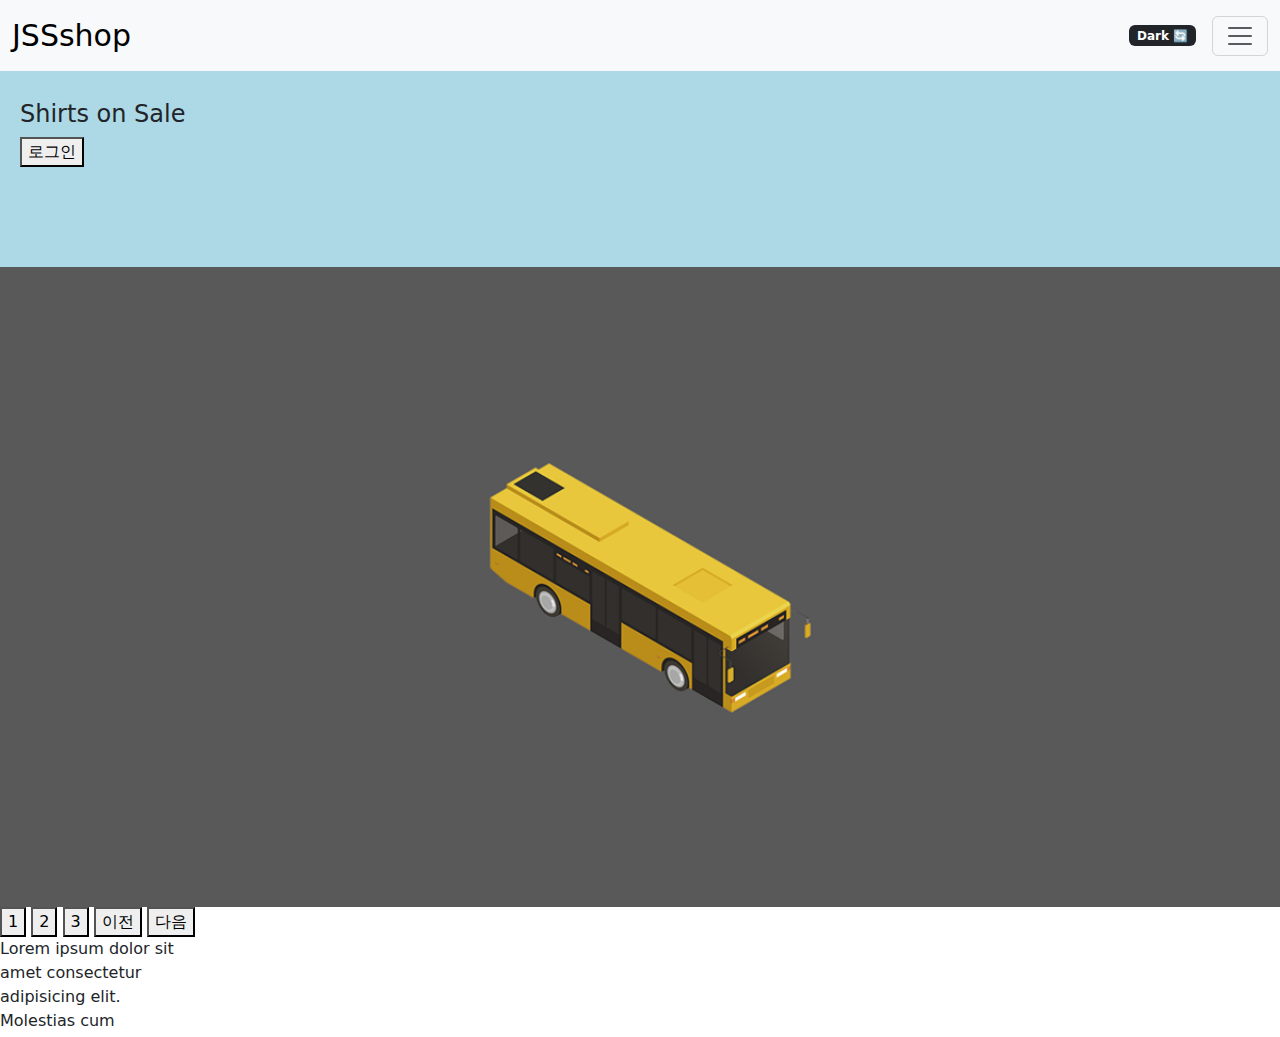
<file: index.html>
<!DOCTYPE html>
<html lang="en">

<head>
  <meta charset="UTF-8">
  <meta http-equiv="X-UA-Compatible" content="IE=edge">
  <meta name="viewport" content="width=device-width, initial-scale=1.0">
  <link href="https://cdn.jsdelivr.net/npm/bootstrap@5.1.3/dist/css/bootstrap.min.css" rel="stylesheet">
  <link rel="stylesheet" href="main.css">
  <script src="https://cdnjs.cloudflare.com/ajax/libs/jquery/3.6.0/jquery.min.js"
    integrity="sha512-894YE6QWD5I59HgZOGReFYm4dnWc1Qt5NtvYSaNcOP+u1T9qYdvdihz0PPSiiqn/+/3e7Jo4EaG7TubfWGUrMQ=="
    crossorigin="anonymous" referrerpolicy="no-referrer"></script>

  <title>Document</title>
</head>

<body>

  <!-- 로그인창 -->
  <div class="black-bg">
    <div class="white-bg">

      <h4>로그인하세요</h4>

      <form action="success.html">
        <div class="my-3">
          <input type="text" class="form-control" id="email">
        </div>
        <div class="my-3">
          <input type="password" class="form-control" id="pw">
        </div>
        <button type="submit" class="btn btn-primary" id="send" >전송</button>
        <button type="button" class="btn btn-danger" id="close">닫기</button>
      </form>

    </div>
  </div>

  <script>
    
    document.querySelector('.black-bg').addEventListener('click', function(){
      document.querySelector('.black-bg').classList.remove('show-modal')
    })
    
  </script>

  <!--  -->
  <nav class="navbar navbar-light bg-light">
    <div class="container-fluid">
      <span class="navbar-brand">JSSshop</span>
      <span class="badge bg-dark ms-auto mx-3">Dark 🔄</span>
      <button class="navbar-toggler" type="button">
        <span class="navbar-toggler-icon"></span>
      </button>
    </div>
  </nav>

  <ul class="list-group">
    <li class="list-group-item">An item</li>
    <li class="list-group-item">A second item</li>
    <li class="list-group-item">A third item</li>
    <li class="list-group-item">A fourth item</li>
    <li class="list-group-item">And a fifth one</li>
  </ul>

  <div class="main-bg">
    <h4>Shirts on Sale</h4>
    <button class="login-btn">로그인</button>
  </div>

  <!-- <div class="alert alert-danger">
    <span id="num">5</span>초 이내 구매시 사은품 증정
  </div> -->

  <!-- 이미지 슬라이드 -->
  <div style="overflow: hidden">
    <div class="slide-container">
      <div class="slide-box">
        <img src="./car1.png" draggable="false">
      </div>
      <div class="slide-box">
        <img src="./car2.png">
      </div>
      <div class="slide-box">
        <img src="./car3.png">
      </div>
    </div>
  </div>

  <script>

    // mousedown : 마우스를 눌렀을 때 발생하는 이벤트
    // mouseup : 마우스를 뗄 때 발생하는 이벤트
    // click : mousedown이랑 mouseup 합친거 


    // var 시작좌표 = 0;;
    // var 눌렀냐 = false

    // $('.slide-box').eq(0).on('mousedown', function(e){
    //   시작좌표 = e.clientX
    //   눌렀냐 = true;
    // })
    // $('.slide-box').eq(0).on('mousemove', function(e){
    //   if (눌렀냐 == true) {
    //     $('.slide-container').css('transform',`translateX(${e.clientX - 시작좌표}px)`)
    //   }
    // })

    // $('.slide-box').eq(0).on('mouseup', function(e){
    //   눌렀냐 = false;
    // })

    let 시작좌표 = 0;
    let 움직인좌표 = 0;
    let 눌렀냐 = false;

    $('.slide-box').eq(0).on('mousedown',function(e){
      시작좌표 = e.clientX
      눌렀냐 = true;
    })

    $('.slide-box').eq(0).on('mousemove',function(e){
      움직인좌표 = e.clientX - 시작좌표
      if(눌렀냐 == true){
        $('.slide-box').css('transform', `translateX(${움직인좌표}px)`)
      }
    })

    $('.slide-box').eq(0).on('mouseup',function(e){
      눌렀냐 = false;

      if( 움직인좌표 <= -100 ){
          $('.slide-box').css('transform', 'translateX(-100vw)')
        } else{
          $('.slide-box').css('transform', 'translateX(0vw)')
        }
    })


  </script>

  <button class="slide-1">1</button>
  <button class="slide-2">2</button>
  <button class="slide-3">3</button>

  <button class="pre">이전</button>
  <button class="next">다음</button>
  

  <div class="lorem" style="width: 200px; height: 100px; overflow-y: scroll; ">Lorem ipsum dolor sit amet consectetur adipisicing elit. Molestias cum consequuntur rem odio in magnam dolor velit libero voluptatibus ab, repellendus ipsum, facere quam repudiandae harum accusamus laborum, aperiam suscipit.</div>

  <script>

    $('.lorem').on('scroll', function(){
      let scroll = document.querySelector('.lorem').scrollTop;
      let scrollHeight = document.querySelector('.lorem').scrollHeight;
      let Height = document.querySelector('.lorem').clientHeight;
      if ( (scroll + Height) > scrollHeight - 10){
        alert('다 읽었음')
      }
    })

  </script>

  <!-- 자바스크립트 -->
  <script>



    window.addEventListener('scroll', function(){
      if ( window.scrollY >= 100 ){
        document.querySelector('.navbar-brand').style.fontSize = '20px'
      } else {
        document.querySelector('.navbar-brand').style.fontSize = '30px'
      }
    })

    let num = 0;
    
    $('.next').on('click', function(){
      num += 1;
      if(num> 2) num=2;
      $('.slide-container').css('transform', 'translateX(-' + num + '00vw)');
      console.log(num);

      
    })

    

    $('.pre').on('click', function(){
      num -= 1;
      if(num<0) num=0;
      $('.slide-container').css('transform', 'translateX(-' + num + '00vw)');
      console.log(num)
    })


    $('.slide-1').on('click', function(){
      $('.slide-container').css('transform', 'translateX(0vw)');
    })
    $('.slide-2').on('click', function(){
      $('.slide-container').css('transform', 'translateX(-100vw)');
    })
    $('.slide-3').on('click', function(){
      $('.slide-container').css('transform', 'translateX(-200vw)');
    })

    $('.login-btn').on('click', function () {
      $('.black-bg').addClass('show-modal');
    })

    $('#close').on('click', function () {
      $('.black-bg').removeClass('show-modal');
    })

    document.getElementsByClassName('navbar-toggler')[0].addEventListener('click', function () {
      document.getElementsByClassName('list-group')[0].classList.toggle('show');
    })

    $('form').on('submit', function (e) {
      let 아이디 = document.getElementById('email').value;
      let 비번 = document.getElementById('pw').value;

      if(/\S+@\S+\.\S+/.test(아이디)){
        alert('이메일형식아님')
        e.preventDefault();
      }
      else if ( /[A-Z]/.test(비번) == false ){
        alert('대문자를 입력해주세요!')
      } else if ( 비번.length < 6 ){
        alert('잘못입력하셨습니다!')
      }
    })

    let count = true;

    $('.badge').on('click', function(){
      count = !count;
      if ( count ) {
        $('.badge').html('Light 🔄');
      } else {
        $('.badge').html('Dark 🔄');
      }
    })

  // 5초후 함수 실행시키는 구간 
  // let cnt = 5;
  // let time = setInterval(function(){
  //   cnt -= 1;
  //   if (cnt>=0){
  //     document.querySelector('#num').innerHTML = cnt;
  //   }
  // }, 1000)
  
  // setTimeout(function(){
  //   document.querySelector('.alert').style.display = 'none'
  //   clearTimeout(time)
  // },6000)


  </script>

  <script src="https://cdn.jsdelivr.net/npm/bootstrap@5.1.3/dist/js/bootstrap.bundle.min.js"></script>



</body>

</html>
</file>
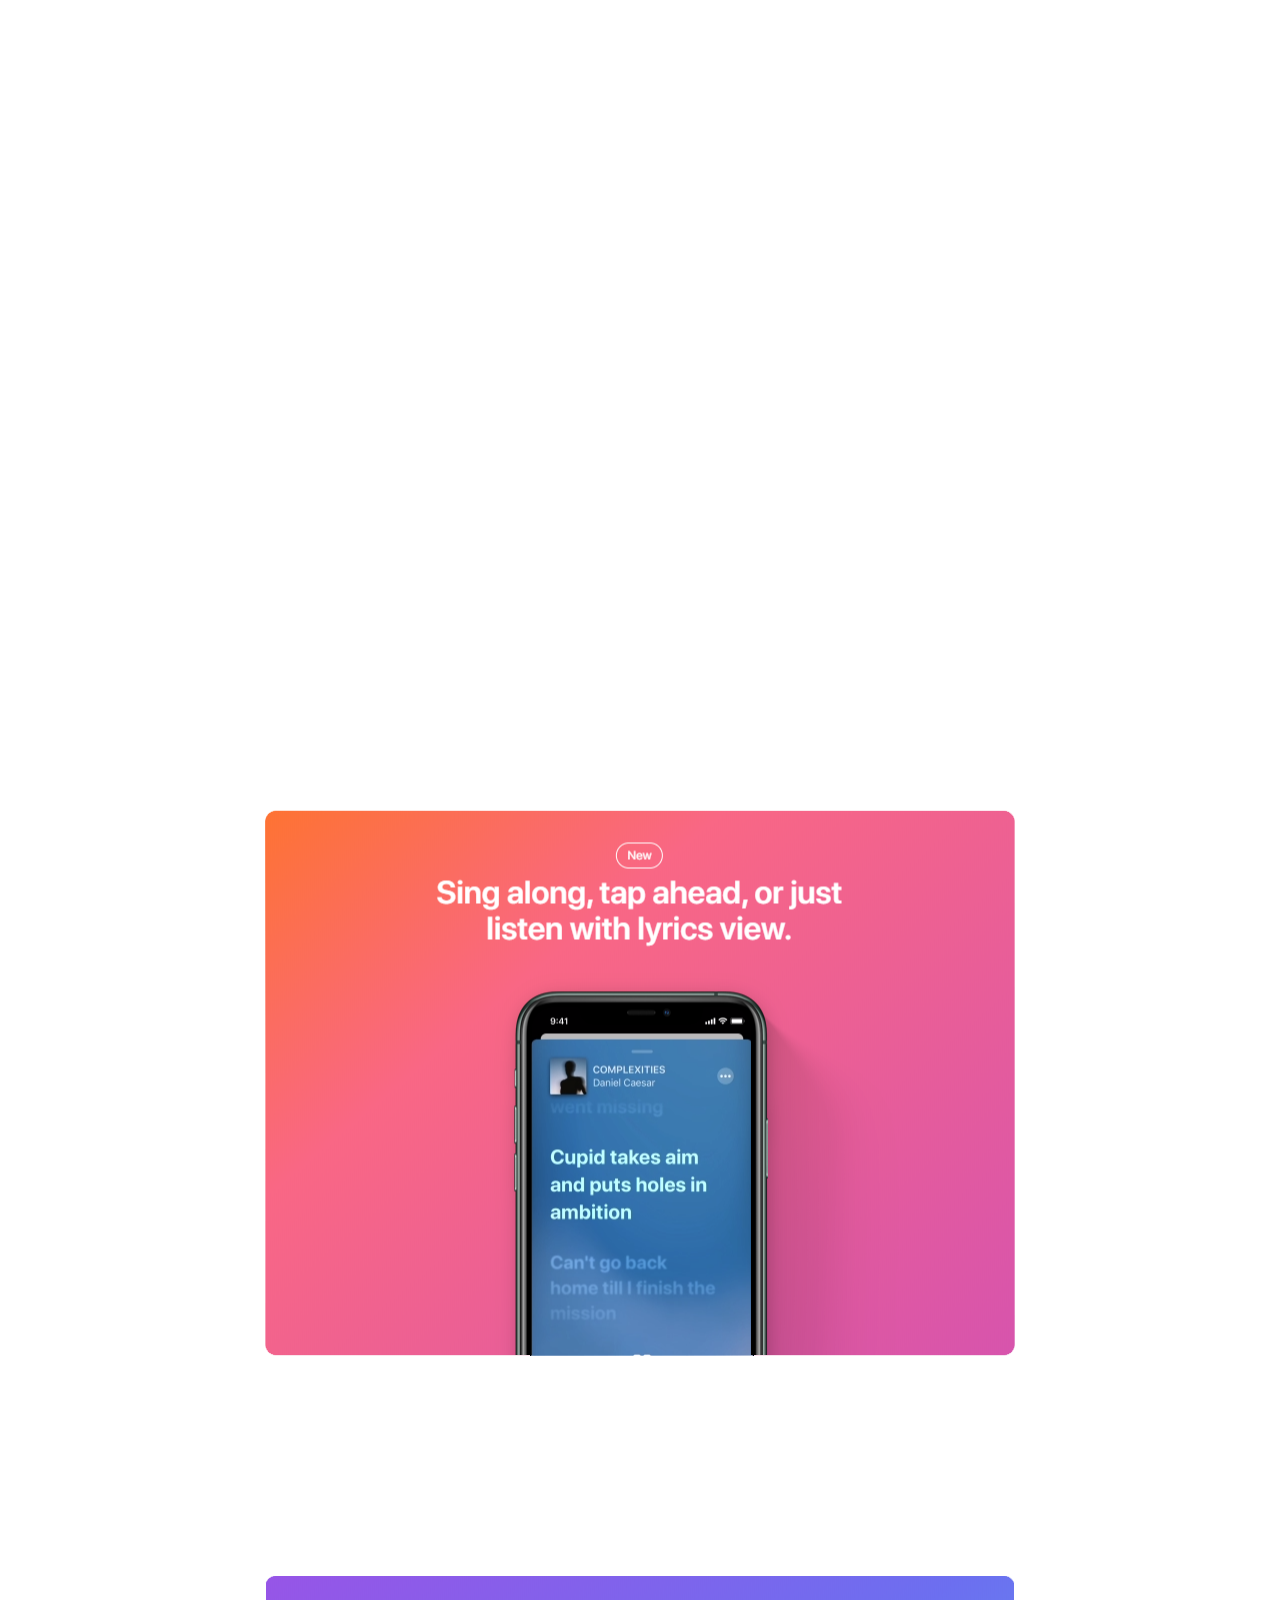
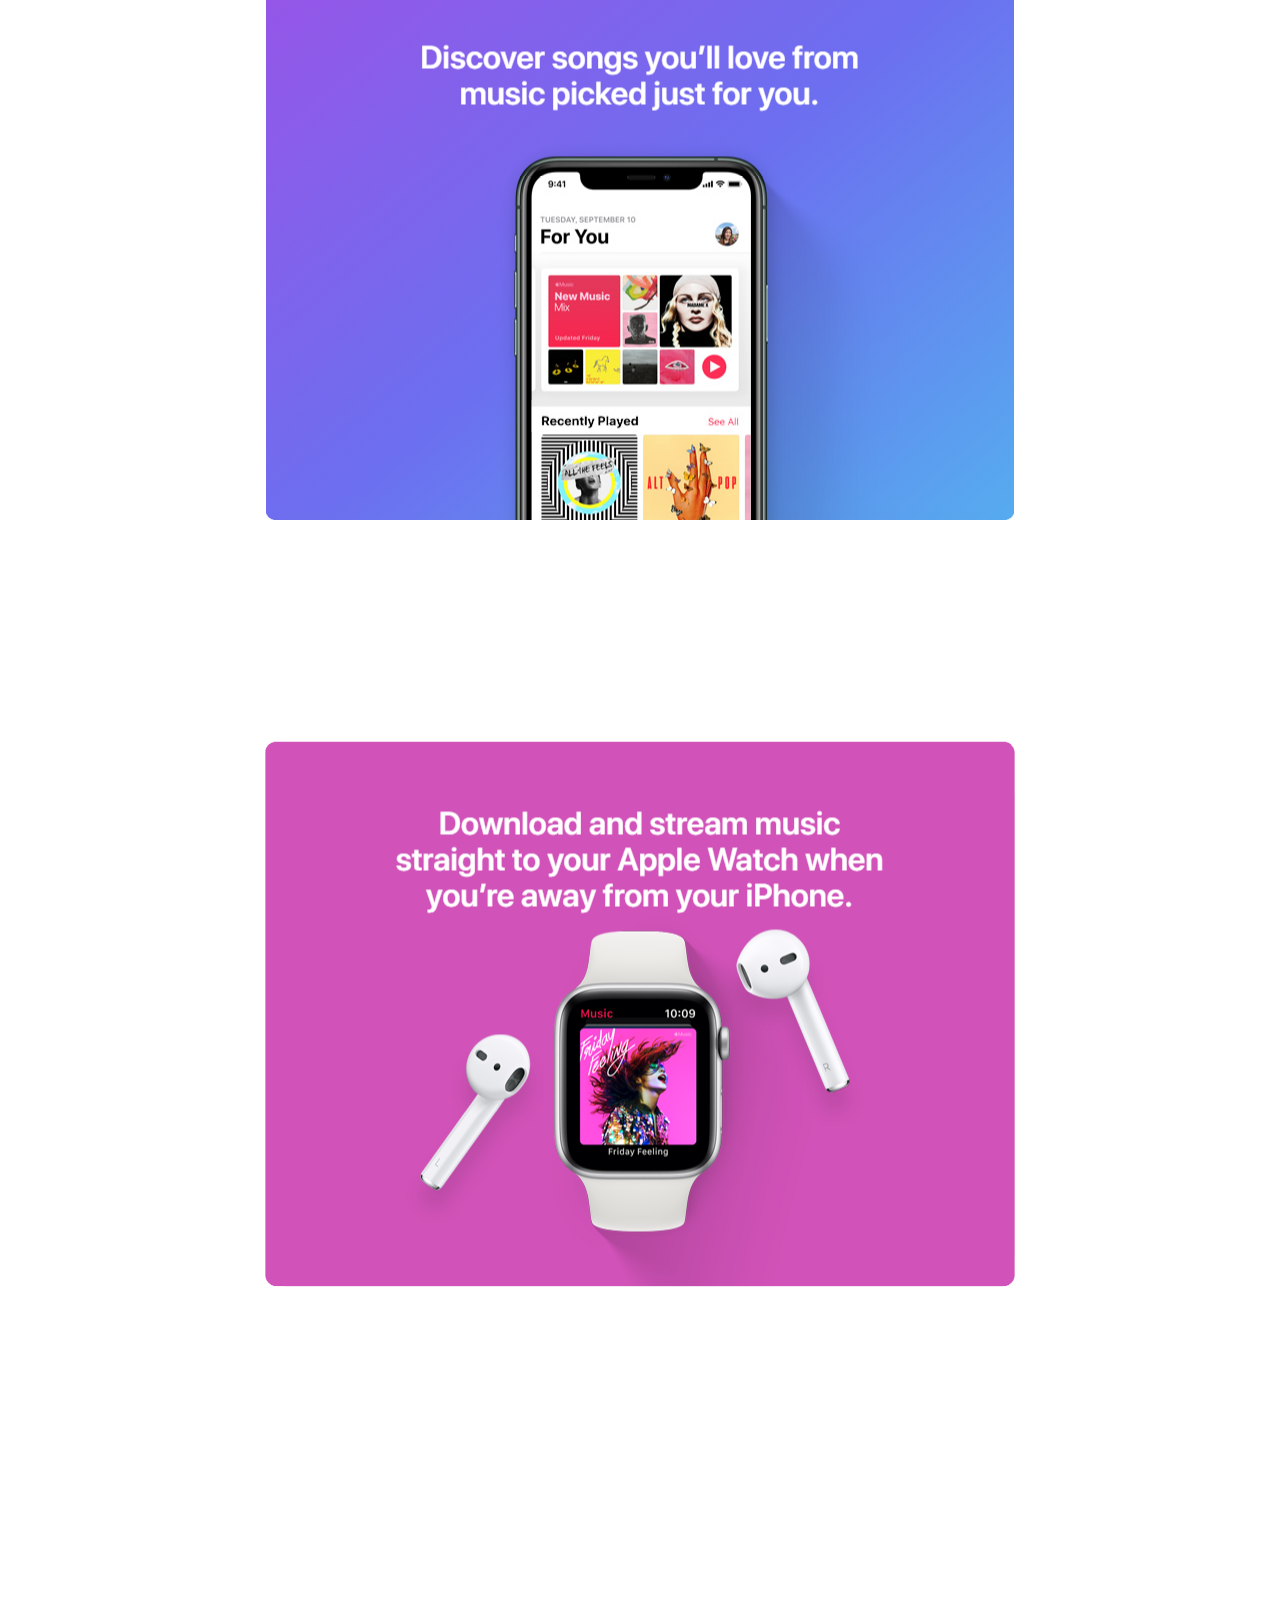
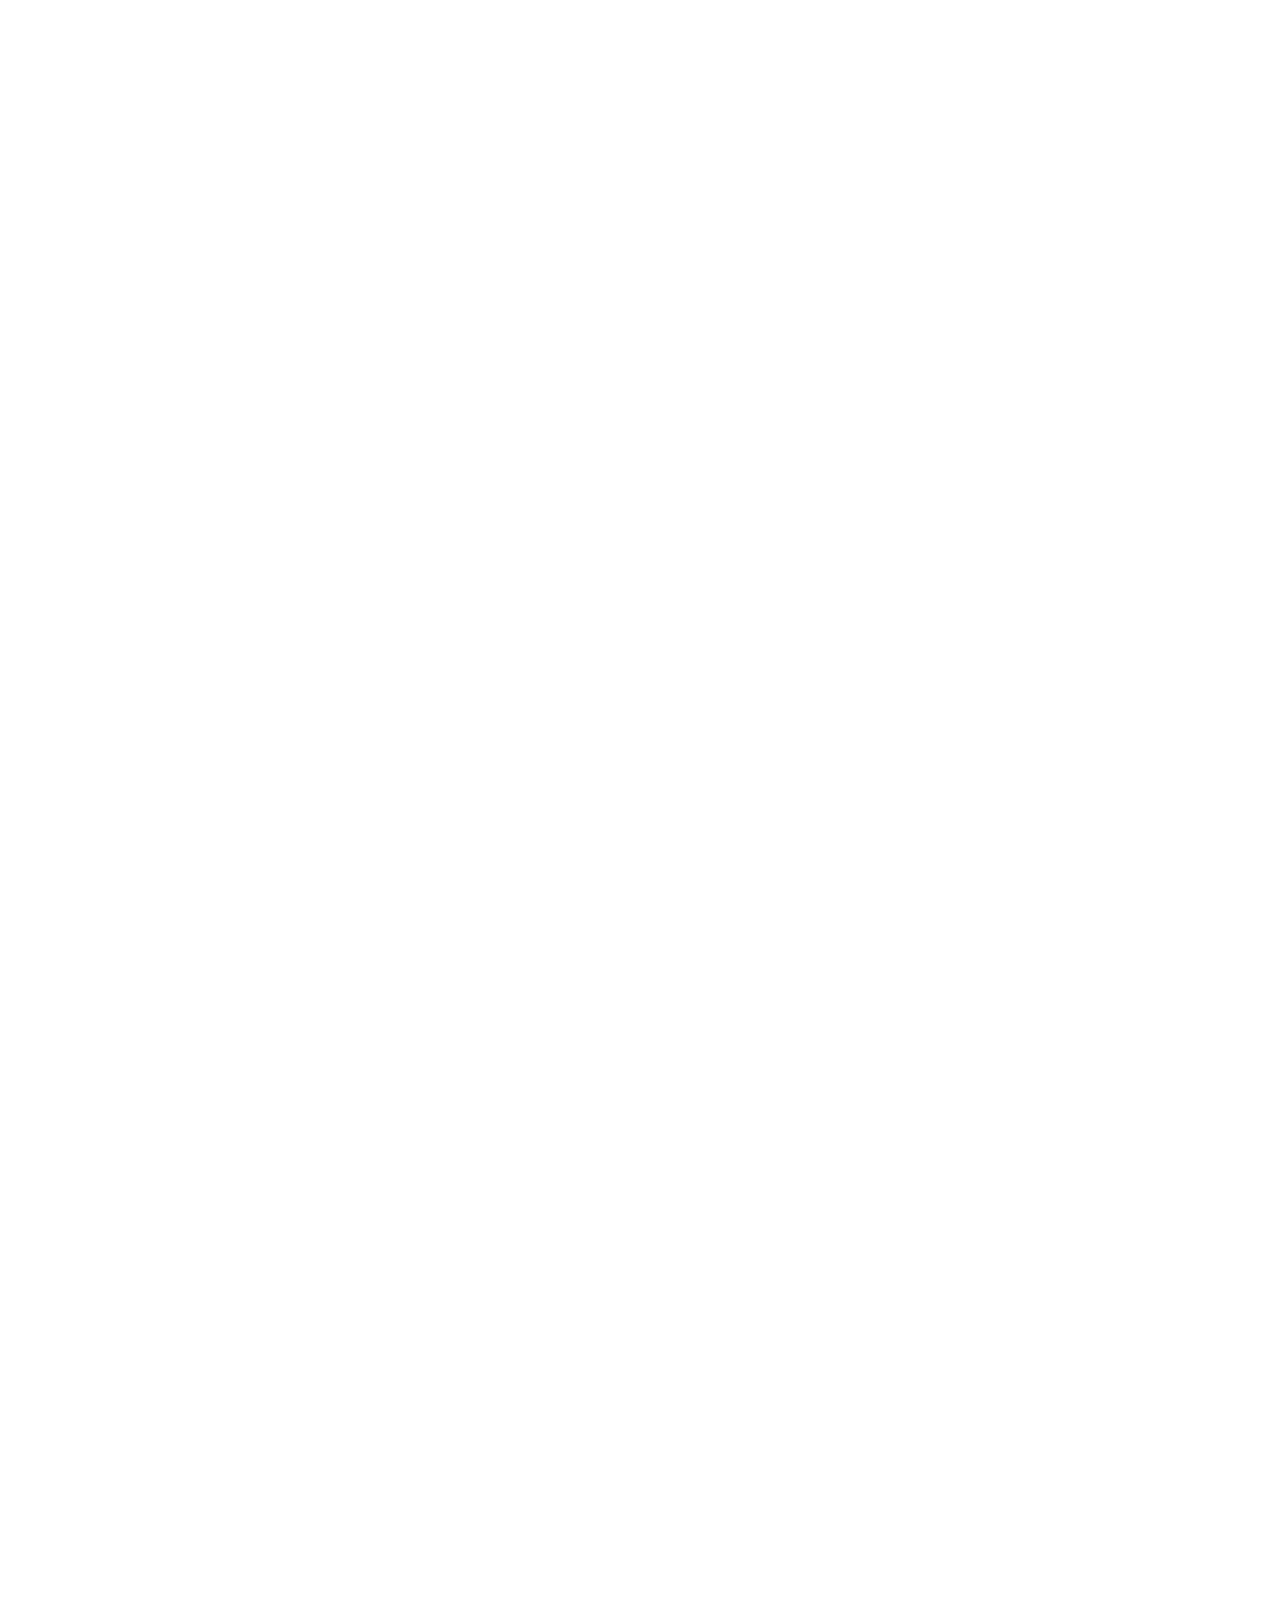
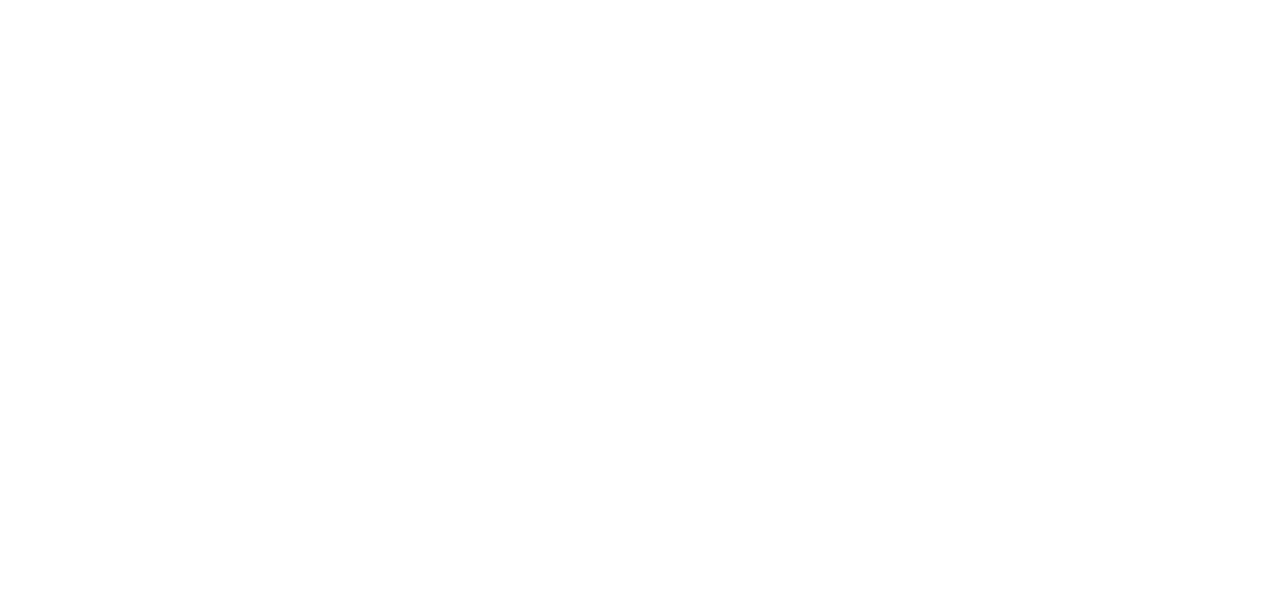
<file: apple/index.html>
<!DOCTYPE html>
<html lang="en">
<head>
  <meta charset="UTF-8">
  <meta http-equiv="X-UA-Compatible" content="IE=edge">
  <meta name="viewport" content="width=device-width, initial-scale=1.0">
  <script src="https://cdnjs.cloudflare.com/ajax/libs/jquery/3.6.0/jquery.min.js"
    integrity="sha512-894YE6QWD5I59HgZOGReFYm4dnWc1Qt5NtvYSaNcOP+u1T9qYdvdihz0PPSiiqn/+/3e7Jo4EaG7TubfWGUrMQ=="
    crossorigin="anonymous" referrerpolicy="no-referrer"></script>
  <link rel="stylesheet" href="./main.css">

  <title>스크롤 위치에 따른 애니메이션</title>
</head>
<body>
  
  <div class="card-background">
    <div class="card-box">
      <img src="./card1.png">
    </div>
    <div class="card-box">
      <img src="./card2.png">
    </div>
    <div class="card-box">
      <img src="./card3.png">
    </div>
  </div>

  <script>

    $('.card-box').eq(0).on('click',function() {
      console.log(1)
    })

  </script>

  <script>
    $(window).scroll(function(){
      let 높이 = $(window).scrollTop()

      let y = (-1/500) * 높이 + 115/50

      $('.card-box').eq(0).css('opacity', y);

    })
    
  </script>





</body>
</html>
</file>
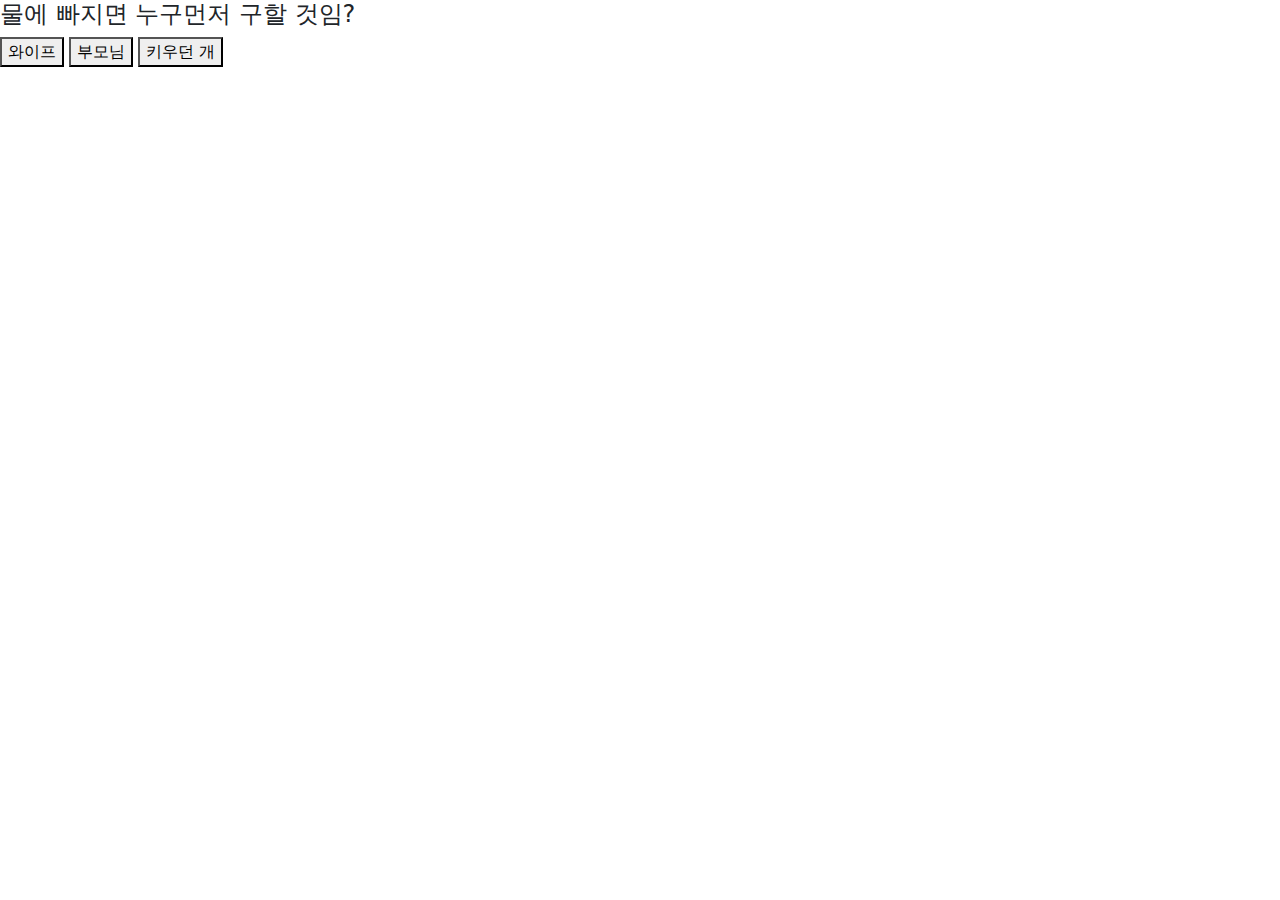
<file: assignment.html>
<!DOCTYPE html>
<html lang="en">

<head>
  <meta charset="UTF-8">
  <meta http-equiv="X-UA-Compatible" content="IE=edge">
  <meta name="viewport" content="width=device-width, initial-scale=1.0">
  <link href="https://cdn.jsdelivr.net/npm/bootstrap@5.1.3/dist/css/bootstrap.min.css" rel="stylesheet">
  <link rel="stylesheet" href="main.css">
  <script src="https://cdnjs.cloudflare.com/ajax/libs/jquery/3.6.0/jquery.min.js"
    integrity="sha512-894YE6QWD5I59HgZOGReFYm4dnWc1Qt5NtvYSaNcOP+u1T9qYdvdihz0PPSiiqn/+/3e7Jo4EaG7TubfWGUrMQ=="
    crossorigin="anonymous" referrerpolicy="no-referrer"></script>

  <title>실력향상 과제</title>
</head>

<body>
<h4>물에 빠지면 누구먼저 구할 것임?</h4>
<div id="quiz">
  <button>와이프</button>
  <button>부모님</button>
  <button>키우던 개</button>
</div>

  

<script>

  document.querySelector('#quiz').addEventListener('click', function(e){
    
    switch(e.target.innerHTML){
      case '와이프':
        alert('와이프 좋아하시네요')
        break;
      case '부모님':
        alert('부모님 좋아하시네요')
        break;
      case '키우던 개':
        alert('키우던 개 좋아하시네요')
        break;
    }
  })


  // 1. 문자열 S 입력받는다. 
  // 2. 몇변 반복할지 R도 입력받는다. 
  // 3. 새 문자열 P를 만들어 출력해라. 
  // 4. 즉, 첫 번째 문자를 R번 반복하고, 
  // 5. 두 번째 문자를 R번 반복하는 식으로 P를 만들면 된다

  function repeatSt( s, r ){
    const str = s
    const arr = str.split('')
    let newStr = ''
    arr.forEach(function(ar){
      for(let i=0; i <= r; i++){
        newStr += ar
      }

    })
    return newStr
  }

  console.log(repeatSt('abc',5))
  

  </script>

  <script src="https://cdn.jsdelivr.net/npm/bootstrap@5.1.3/dist/js/bootstrap.bundle.min.js"></script>



</body>

</html>
</file>
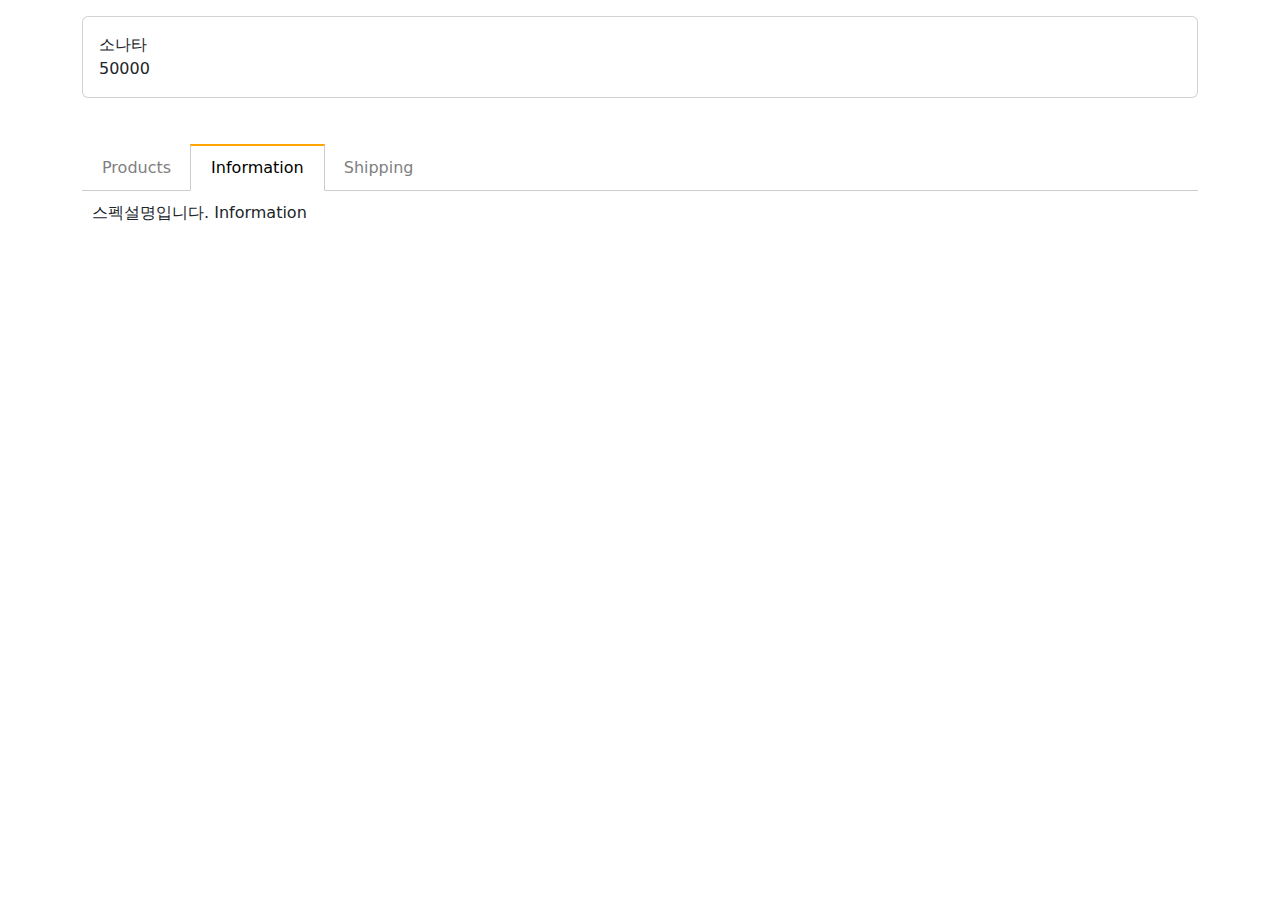
<file: detail.html>
<!DOCTYPE html>
<html lang="en">

<head>
  <meta charset="UTF-8">
  <meta http-equiv="X-UA-Compatible" content="IE=edge">
  <meta name="viewport" content="width=device-width, initial-scale=1.0">
  <link href="https://cdn.jsdelivr.net/npm/bootstrap@5.1.3/dist/css/bootstrap.min.css" rel="stylesheet">
  <link rel="stylesheet" href="main.css">
  <script src="https://cdnjs.cloudflare.com/ajax/libs/jquery/3.6.0/jquery.min.js"
    integrity="sha512-894YE6QWD5I59HgZOGReFYm4dnWc1Qt5NtvYSaNcOP+u1T9qYdvdihz0PPSiiqn/+/3e7Jo4EaG7TubfWGUrMQ=="
    crossorigin="anonymous" referrerpolicy="no-referrer"></script>

  <title>Document</title>
</head>

<body>
  <div class="container mt-3">
    <div class="card p-3">
      <span>상품명</span>
      <span>가격</span>
    </div>
  </div>

  <script>


    let car2 = {name : '소나타', price : [50000, 30000, 40000]}
    document.querySelectorAll('span')[0].innerHTML = car2.name
    document.querySelectorAll('span')[1].innerHTML = car2.price[0]

  </script>


  <div class="container mt-5">
    <ul class="list">
      <li class="tab-button" data-id='0'>Products</li>
      <li class="tab-button orange " data-id='1'>Information</li>
      <li class="tab-button" data-id='2'>Shipping</li>
    </ul>
    <div class="tab-content">
      <p>상품설명입니다. Product</p>
    </div>
    <div class="tab-content show">
      <p>스펙설명입니다. Information</p>
    </div>
    <div class="tab-content">
      <p>배송정보입니다. Shipping</p>
    </div>
  </div> 

  <script src="tab.js"></script>



  <script src="https://cdn.jsdelivr.net/npm/bootstrap@5.1.3/dist/js/bootstrap.bundle.min.js"></script>



</body>

</html>
</file>
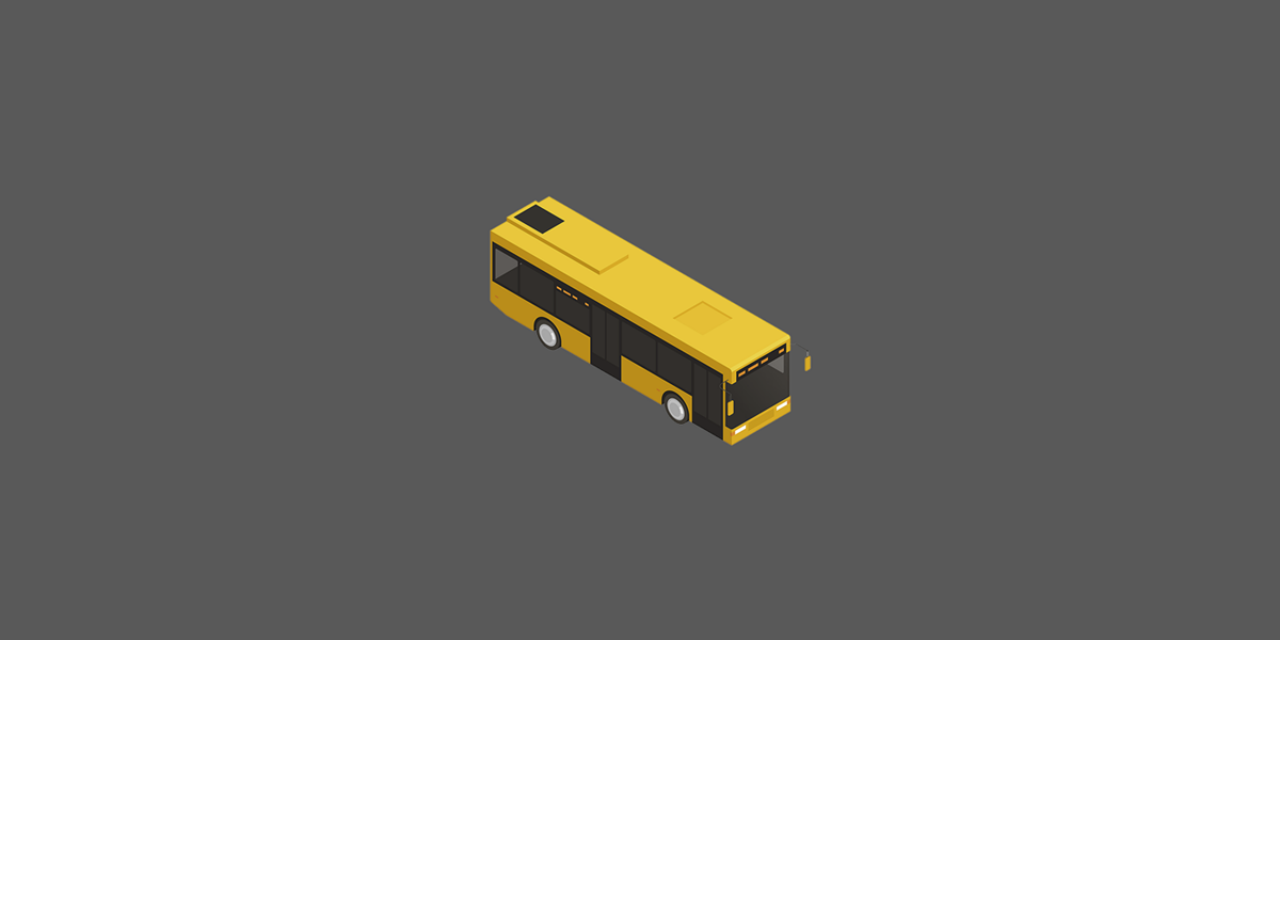
<file: dfd.html>
<!DOCTYPE html>
<html lang="en">

<head>
  <meta charset="UTF-8">
  <meta http-equiv="X-UA-Compatible" content="IE=edge">
  <meta name="viewport" content="width=device-width, initial-scale=1.0">
  <link href="https://cdn.jsdelivr.net/npm/bootstrap@5.1.3/dist/css/bootstrap.min.css" rel="stylesheet">
  <link rel="stylesheet" href="main.css">
  <script src="https://cdnjs.cloudflare.com/ajax/libs/jquery/3.6.0/jquery.min.js"
    integrity="sha512-894YE6QWD5I59HgZOGReFYm4dnWc1Qt5NtvYSaNcOP+u1T9qYdvdihz0PPSiiqn/+/3e7Jo4EaG7TubfWGUrMQ=="
    crossorigin="anonymous" referrerpolicy="no-referrer"></script>
  <title>Document</title>
</head>

<body>

  <div style="overflow: hidden">
    <div class="slide-container">
      <div class="slide-box">
        <img src="car1.png">
      </div>
      <div class="slide-box">
        <img src="car2.png">
      </div>
      <div class="slide-box">
        <img src="car3.png">
      </div>
    </div>
  </div>


  <script>


  </script>

</body>

</html>
</file>
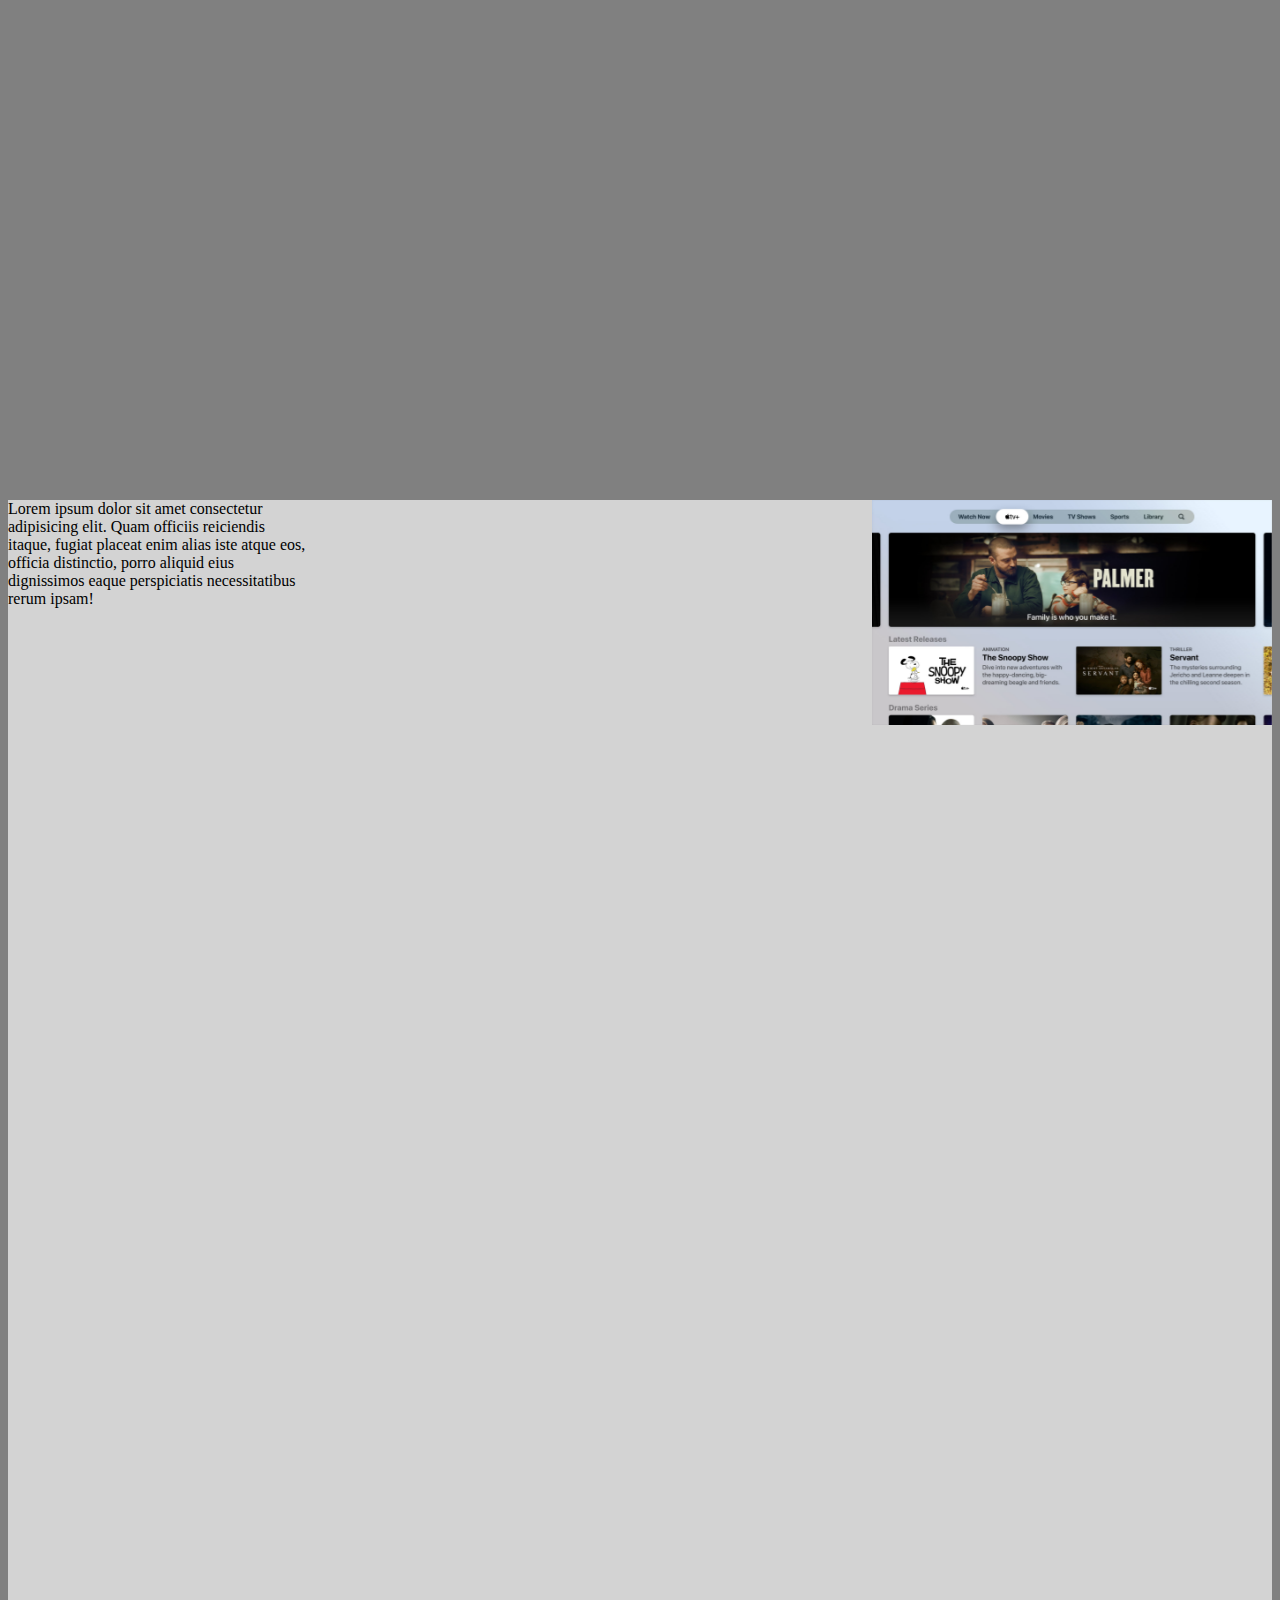
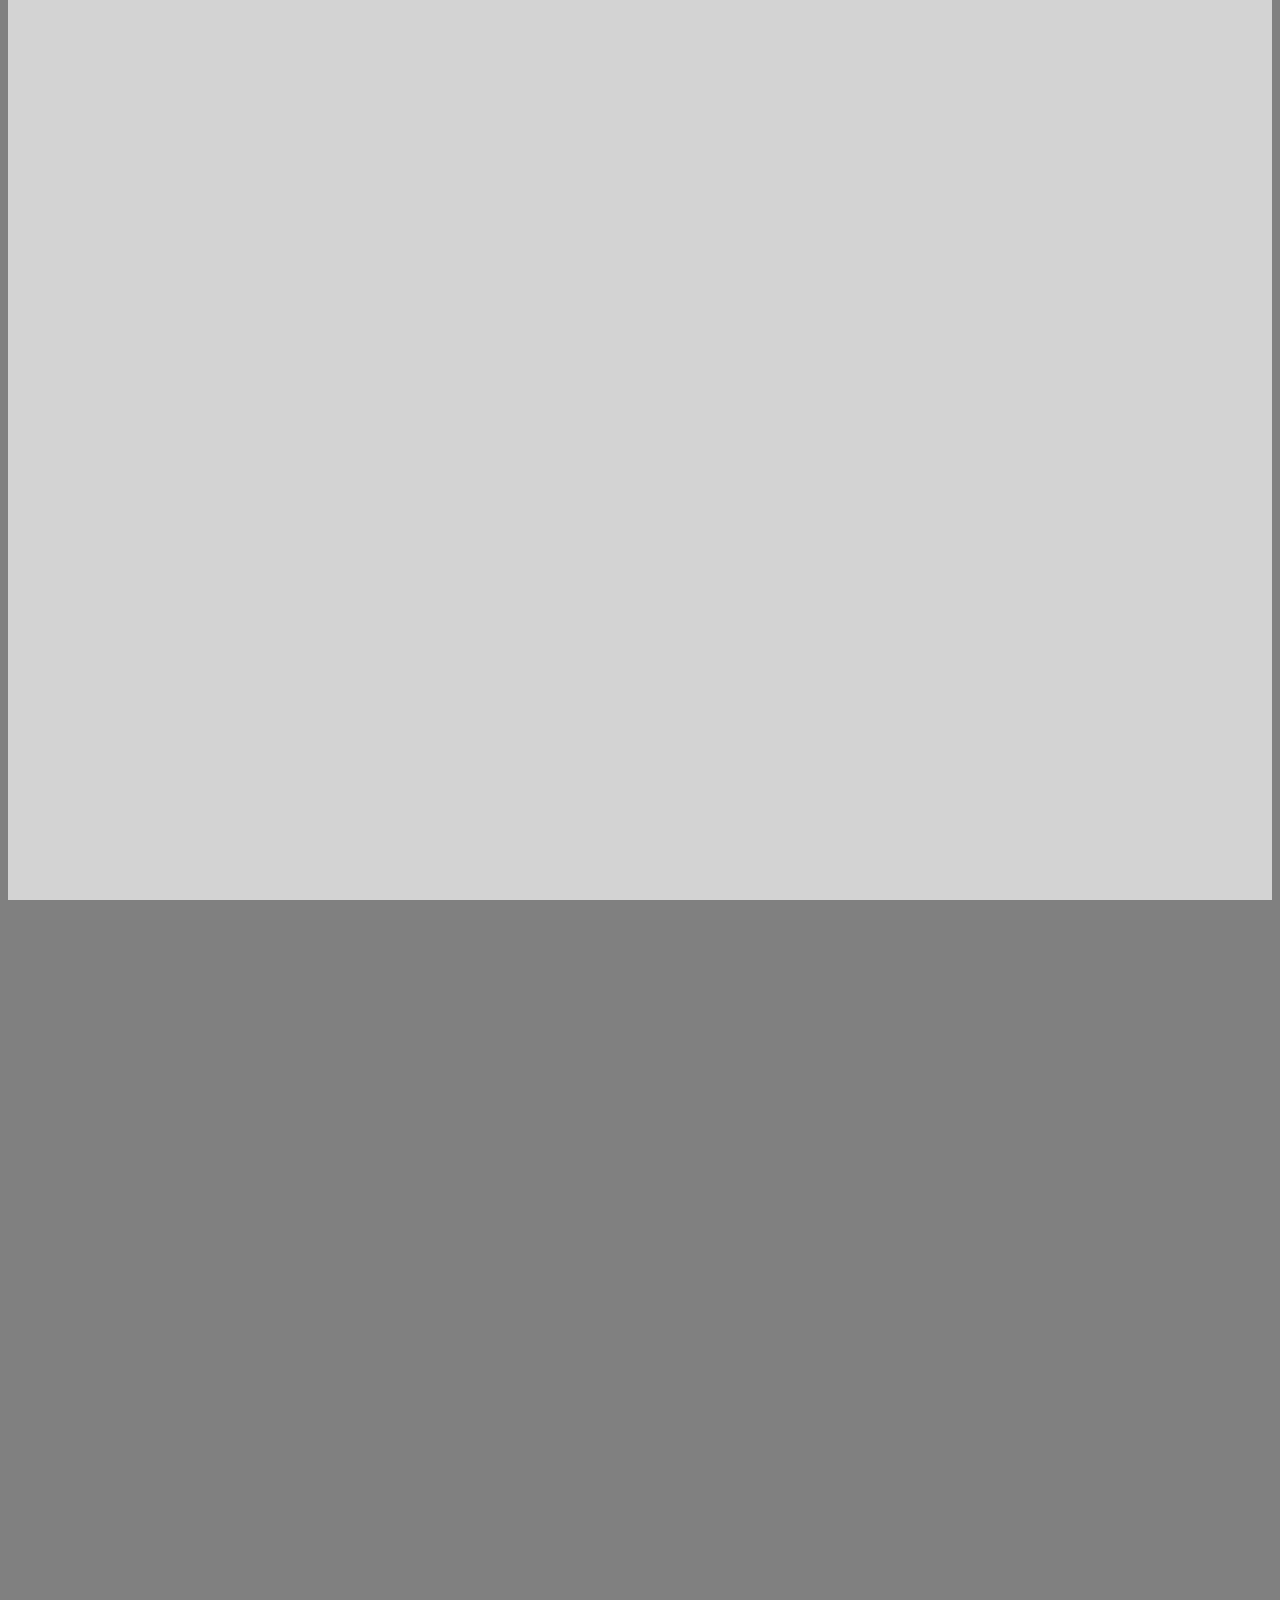
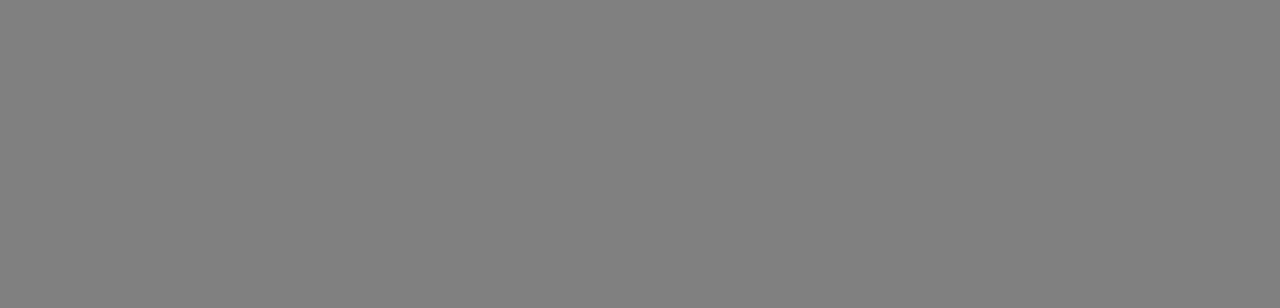
<file: grid.html>
<!DOCTYPE html>
<html lang="en">
<head>
  <meta charset="UTF-8">
  <meta http-equiv="X-UA-Compatible" content="IE=edge">
  <meta name="viewport" content="width=device-width, initial-scale=1.0">
  <link rel="stylesheet" href="./grid.css">
  <title>positon:sticky 활용하기</title>
</head>
<body style = "background: grey; height: 3000px">

  <div class="grey">

    <div class="img">
      <img src="./appletv.jpeg" width= "100%"">
    </div>
    
    <div class="text">
      Lorem ipsum dolor sit amet consectetur adipisicing elit. Quam officiis reiciendis itaque, fugiat placeat enim alias iste atque eos, officia distinctio, porro aliquid eius dignissimos eaque perspiciatis necessitatibus rerum ipsam!
    </div>

  </div>

</body>
</html>
</file>
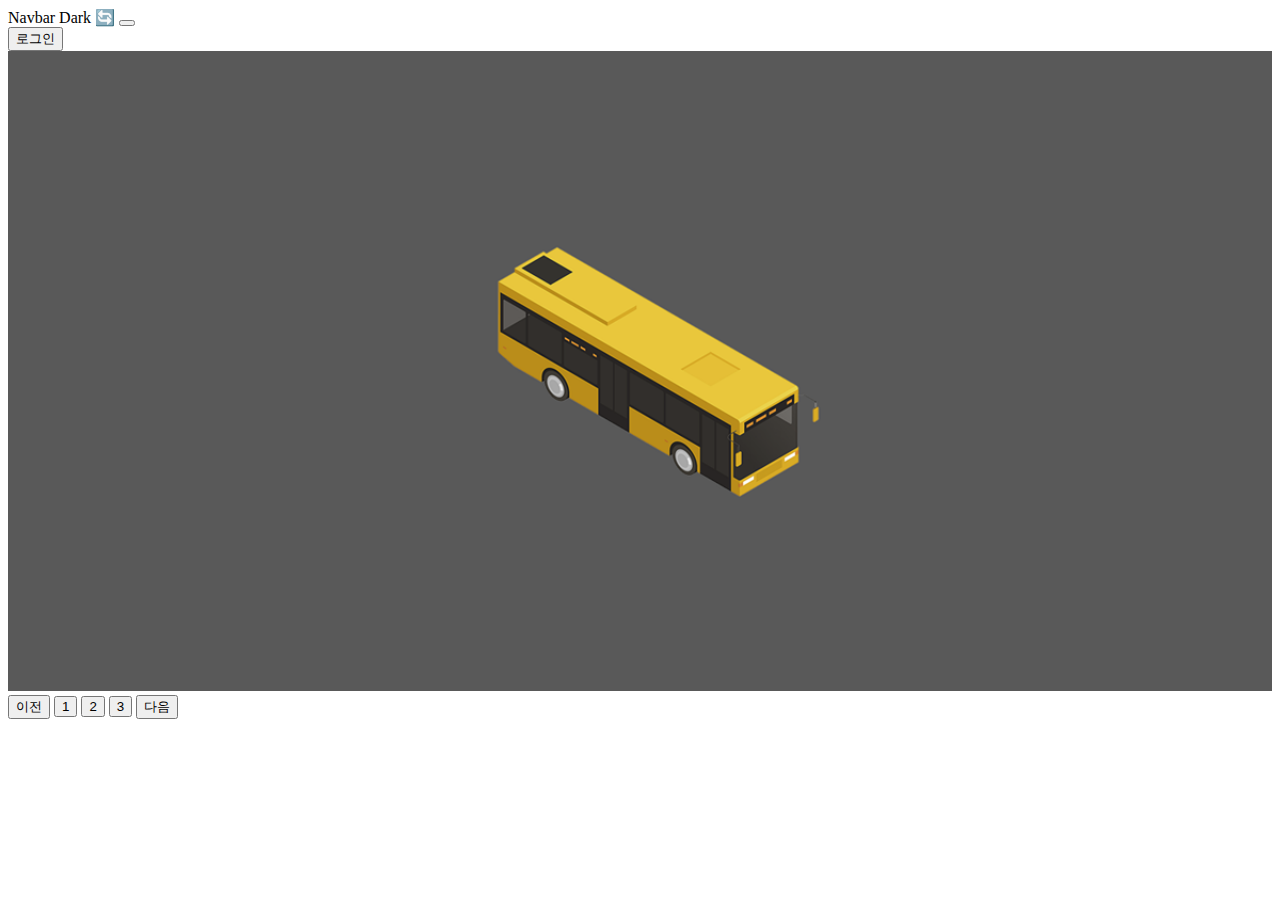
<file: index1.html>
<!DOCTYPE html>
<html lang="en">

<head>
  <meta charset="UTF-8">
  <meta http-equiv="X-UA-Compatible" content="IE=edge">
  <meta name="viewport" content="width=device-width, initial-scale=1.0">
  <link href="https://cdn.jsdelivr.net/npm/bootstrap@5.2.0/dist/css/bootstrap.min.css" rel="stylesheet"
    integrity="sha384-gH2yIJqKdNHPEq0n4Mqa/HGKIhSkIHeL5AyhkYV8i59U5AR6csBvApHHNl/vI1Bx" crossorigin="anonymous">
  <link rel="stylesheet" href="./main1.css">


  <title>코딩애플 자바스크립트</title>

</head>

<body>

  <div class="black-bg">
    <div class="white-bg">
      <h4>로그인하세요</h4>

      <form>
        <div class="my-3">
          <input type="text" class="form-control" id="email">
        </div>
        <div class="my-3">
          <input type="password" class="form-control" id="pw">
        </div>
        <button type="submit" class="btn btn-primary" id="submit">전송</button>
        <button type="button" class="btn btn-danger" id="close">닫기</button>
      </form>

    </div>
  </div>

  <script>
  </script>


  <nav class="navbar navbar-light bg-light">
    <div class="container-fluid">
      <span class="navbar-brand">Navbar</span>
      <span class="badge bg-dark" id="mode">Dark 🔄</span>
      <button class="navbar-toggler" id="toggler" type="button">
        <span class="navbar-toggler-icon"></span>
      </button>
    </div>
  </nav>

  <ul class="list-group" id="navbar">
    <li class="list-group-item">An item</li>
    <li class="list-group-item">A second item</li>
    <li class="list-group-item">A third item</li>
    <li class="list-group-item">A fourth item</li>
    <li class="list-group-item">And a fifth one</li>
  </ul>

  <button id="login">로그인</button>

  <!-- <div class="alert alert-danger">
    <span id="num">5</span>초 이내 구매시 사은품 증정
  </div> -->

  <!-- 캐러셀 구현 -->
  <div class="slide-main-container">

    <div class="slide-container">
      <div class="slide-box">
        <img src="./car1.png">
      </div>
      <div class="slide-box">
        <img src="./car2.png">
      </div>
      <div class="slide-box">
        <img src="./car3.png">
    </div>

  </div>
  <button class="prev">이전</button>
  <button class="slide-1">1</button>
  <button class="slide-2">2</button>
  <button class="slide-3">3</button>
  <button class="next">다음</button>

  </div>



  <!-- bootstrap cdn -->
  <script src="https://cdn.jsdelivr.net/npm/bootstrap@5.2.0/dist/js/bootstrap.bundle.min.js"
    integrity="sha384-A3rJD856KowSb7dwlZdYEkO39Gagi7vIsF0jrRAoQmDKKtQBHUuLZ9AsSv4jD4Xa"
    crossorigin="anonymous"></script>
  <!-- 제이쿼리 cdn -->
  <script src="https://code.jquery.com/jquery-3.6.0.min.js"
    integrity="sha256-/xUj+3OJU5yExlq6GSYGSHk7tPXikynS7ogEvDej/m4=" crossorigin="anonymous"></script>

  <script>

    //자바스크립트 return문법 및 소수점에 대한 문제 
    // 함수에 분과 초를 차례로 파라미터로 입력하면 ms단위로 바꿔서 뱉어주는 함수를 만들어봅시다.
    // 1초 == 1000ms 

    function test(a, b){
      let minute = a;
      let seconds = b;
      
      minute = a * 60; 
      let result = minute + seconds
      
      return result * 1000;
    
    }
    console.log(test(1,30))

    // 가격을 파라미터로 입력하면 10% 할인가를 뱉는 함수
    // 첫 구매여부도 true/false로 둘째파라미터에 입력
    // 첫 구매가 맞을 경우 추가로 1.5 달러도 할인
    function test2(a, b){
    
      let price = a;
      let firstPurchase = b;

      let discount = price * 0.1
      let payment = price - discount

      if ( firstPurchase == false ){
        return payment
      } else {
        return (payment - 1.5).toFixed(1)
      }

    }

    console.log(test2(10, true))


    // 캐러셀 구현
    // 이전 다음 버튼 
    // 다음 버튼 눌렀을 때 
    // 지금 보이는 사진이 1이면 2번 사진 보여주세요. 
    // 지금 보이는 사진이 2이면 3번 사진 보여주세요. 
    // slide == 1 > 첫번쨰 사진
    // slide == 2 > 두번쨰 사진
    // slide == 3 > 세번쨰 사진
    

    let imgCount = document.getElementsByClassName('slide-box').length;

    let slide = 0; 

    // slide = 1  일 떄 translateX(-100vw) 2번째사진 
    // slide = 2  일 떄 translateX(-200vw) 3번째사진 
    // slide = 3  일 때 버튼 작동 안하거나 맨 처음으로 돌아가기

    $('.next').on('click', function(){
      // 슬라이드 0일 때 슬라이드 1이 돼 >> 두번째 사진이 보여
      // 슬라이드 1일 때 슬라이드 2가 돼 >> 세번째 사진이 보여
      // 슬라이드 2일 때 슬라이드 3가 돼 >> 흰색 배경 보여 
        slide ++; 


        // slide = 1 이고 imgCount = 3 이니까 if문 작동안돼
        // slide = 2 이고 imgCount = 3 이니까 if문 작동안돼
        // slide = 3 이고 imgCount = 3 이니까 if문 작동돼
        if( slide == imgCount ){
          slide = 2;
        }

        // translateX(-100) > 두번쨰사진 좌표
        // translateX(-200) > 세번쨰사진 좌표
        // translateX(-300) > 흰색배경 좌표
        $('.slide-container').css('transform',`translateX(-${slide}00vw)`);

    })

    // slide = 2 일 때 세번째 사진 translateX(-100)
    // slide = 1 일 때 두번째 사진 translateX(0)

    $('.prev').on('click', function(){
      // slide = 2 일 때 세번째 사진 translateX(-100)
     // slide = 1 일 때 두번째 사진 translateX(0)
      slide --;
      
      if( slide ==  -1){
          slide = 0;
      }

      console.log('이전버튼', slide)

      $('.slide-container').css('transform',`translateX(-${slide}00vw)`);


    })




    //전송버튼 누르면 input에 입력한 값이 공백이면 알림창 띄워주세요. 
    // 정규식으로 이메일형식 검증해보기


    let result = document.getElementById('email').value;
    console.log(result)

    $('form').on('submit', function (e) {
      e.preventDefault();
      if (document.getElementById('email').value == '') {
        alert('아이디 입력해주세요.')
      }
      if(/\S+@\S+.\S+/.test(document.getElementById('email').value)){
        alert('이메일형식아님')
      }
      if (document.getElementById('pw').value == '') {
        alert('비밀번호 입력해주세요.')
      }
      if ('A-Z'.inclues(document.getElementById('pw').value)) {
        alert('비밀번호에 대문자를 넣어주세요.')
      }
      if (document.getElementById('pw').value.length < 6) {
        alert('비밀번호는 8자 이상으로 입력해주세요. ')
      }
    })




    // ? 초 후 코드 실행


    let num = 5;

    let interval = setInterval(function(){
      num -= 1;
      if( num >=0 ){
        $('#num').html(num)
      }
    }, 1000)

    let timeout = setTimeout(function(){
      $('.alert').hide();
    }, 5000)






    // 다크모드 
    // badge 클릭시 내부 글자를 Light로 변경 ( 홀수 )
    // 한 번 더 클릭하면 Dark로 변경 ( 짝수 )

    let count = 0; 
    $('#mode').on('click',function(){
      count += 1;
      if ( count % 2 == 0 ){
        $('#mode').html('Dark 🔄')
        $('#mode').removeClass('light')
        $('#mode').addClass('bg-dark')
      } else {
        $('#mode').html('Light 🔄')
        $('#mode').removeClass('bg-dark')
        $('#mode').addClass('light')
      }
    })



    $('#toggler').on('click', function () {
      $('#navbar').toggle('show')
    })

    $('#login').on('click', function () {
      $('.black-bg').addClass('show-modal')
    })

    $('#close').on('click', function () {
      $('.black-bg').removeClass('show-modal')
    })

    

  </script>

</body>

</html>
</file>
<file: main.css>
.list-group {
  display: none;
}
.show {
  display: block;
}
.black-bg {
  width : 100%;
  height : 100%;
  position : fixed;
  background : rgba(0,0,0,0.5);
  z-index : 6;
  padding: 30px;
  visibility: hidden;
  opacity: 0;
  transition: all 1s;
}
.show-modal {
  visibility: visible;
  opacity: 1;

}
.white-bg {
  background: white;
  border-radius: 5px;
  padding: 30px;
} 
.main-bg{
  padding: 100px 20px;
  background: lightblue;
}

.slide-container {
  width : 300vw;
  /* transition: all 1s; */

}
.slide-box {
  width: 100vw;
  float: left;
  transition: all 1s;
}
.slide-box img {
  width: 100%;
}

.navbar {
  position: fixed;
  width: 100%;
  z-index: 5;
}

.navbar-brand {
  font-size:30px;
  transition: all, 0.5s
}

ul.list {
  list-style-type: none;
  margin: 0;
  padding: 0;
  border-bottom: 1px solid #ccc;
}
ul.list::after {
  content: '';
  display: block;
  clear: both;
}
.tab-button {
  display: block;
  padding: 10px 20px 10px 20px;
  float: left;
  margin-right: -1px;
  margin-bottom: -1px;
  color: grey;
  text-decoration: none;
  cursor: pointer;
}
.orange {
  border-top: 2px solid orange;
  border-right: 1px solid #ccc;
  border-bottom: 1px solid white;
  border-left: 1px solid #ccc;
  color: black;
  margin-top: -2px;
}
.tab-content {
  display: none;
  padding: 10px;
}
.show {
  display: block;
}
</file>
<file: apple/main.css>
.card-background{
  height: 3000px;
  margin-top: 800px;
  margin-bottom: 1600px;
}

.card-box img{
  display: block;
  margin: auto;
  max-width: 80%;
}

.card-box{
  position: sticky;
  top: 300px;
  margin-top: 200px
}
</file>
<file: grid.css>
.grey {
  background: lightgrey;
  height: 2000px;
  margin-top: 500px;
}

.img {
  float: right;
  width: 400px;
  position: sticky;
  top: 100px;
}

.text {
  float: left;
  width: 300px;
}
</file>
<file: main1.css>
.list-group{
  display: none;
}

.show {
  display: block;
}

.black-bg {
  width : 100%;
  height : 100%;
  position : fixed;
  background : rgba(0,0,0,0.5);
  z-index : 5;
  padding: 30px;
  visibility: hidden;
  opacity: 0;
  transition:  all 1s;
}


.white-bg {
  background: white;
  border-radius: 5px;
  padding: 30px;
} 

.show-modal {
  visibility: visible;
  opacity: 1;
}

.light { 
  background: white;
  color: black;
  transition: all 0.4s;
}

.bg-dark {
  transition: all 0.4s;
}

.slide-main-container {
  overflow: hidden;
}

.slide-container {
  width: 300vw;
  transition: all 1s;
}

.slide-box {
  width: 100vw;
  float: left;
}

.slide-box img {
  width: 100%;
}
</file>
